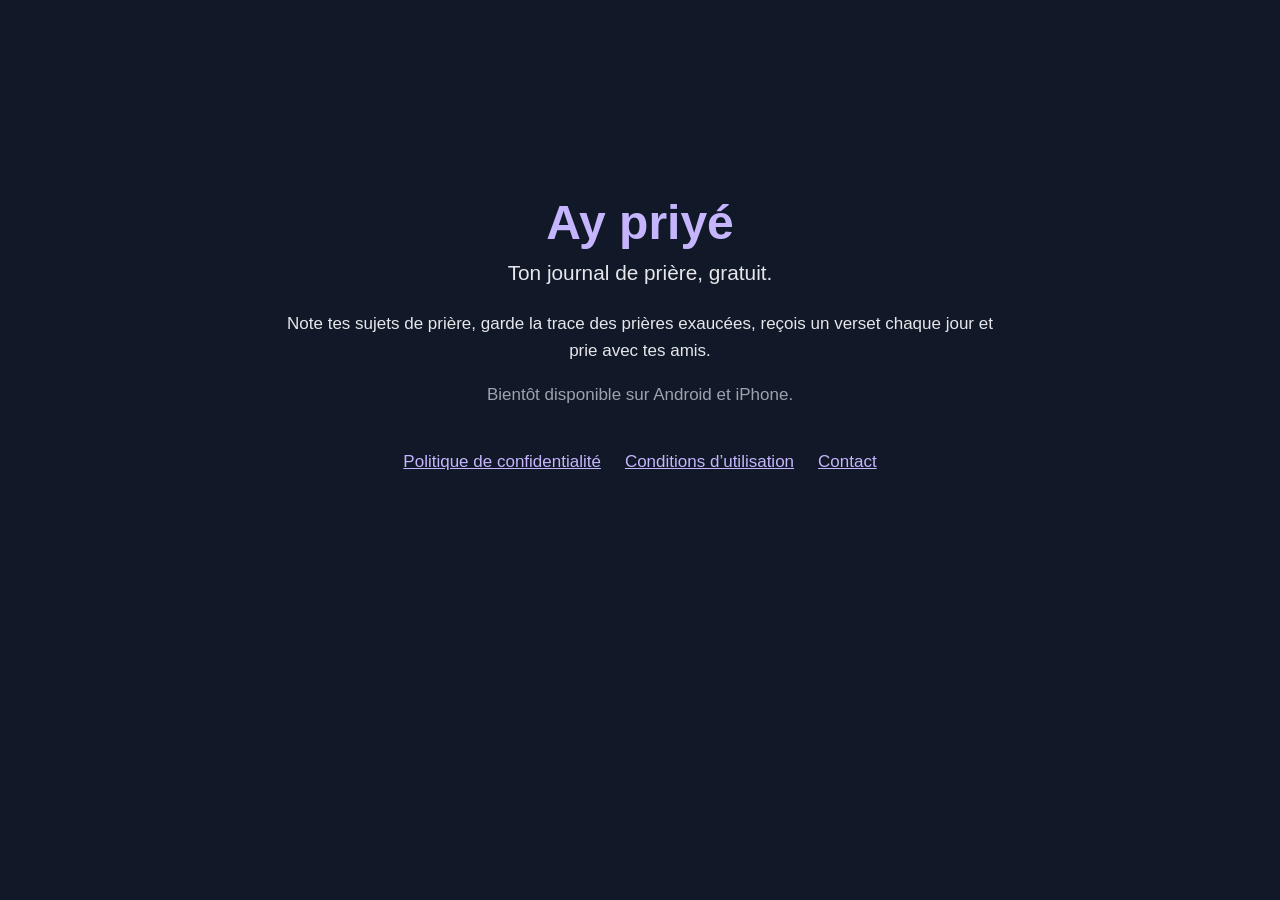
<file: index.html>
<!doctype html>
<html lang="fr">
<head>
  <meta charset="utf-8">
  <!-- Sécurité : la page ne charge que ses propres fichiers, n'exécute aucun script,
       et ne transmet pas l'adresse complète aux sites vers lesquels elle renvoie. -->
  <meta http-equiv="Content-Security-Policy" content="default-src 'none'; style-src 'self'; img-src 'self'; base-uri 'none'; form-action 'none'; upgrade-insecure-requests">
  <meta name="referrer" content="strict-origin-when-cross-origin">
  <meta name="viewport" content="width=device-width, initial-scale=1">
  <title>Ay priyé – journal de prière</title>
  <meta name="description" content="Ay priyé : un journal de prière gratuit pour noter tes sujets, voir les prières exaucées et prier avec tes amis.">
  <link rel="stylesheet" href="style.css">
</head>
<body>
  <main class="home">
    <h1>Ay priyé</h1>
    <p class="lead">Ton journal de prière, gratuit.</p>
    <p>Note tes sujets de prière, garde la trace des prières exaucées, reçois un verset chaque jour
      et prie avec tes amis.</p>
    <p class="muted">Bientôt disponible sur Android et iPhone.</p>
    <nav>
      <a href="confidentialite/">Politique de confidentialité</a>
      <a href="conditions/">Conditions d’utilisation</a>
      <a href="mailto:contact@aypriye.fr">Contact</a>
    </nav>
  </main>
</body>
</html>
</file>
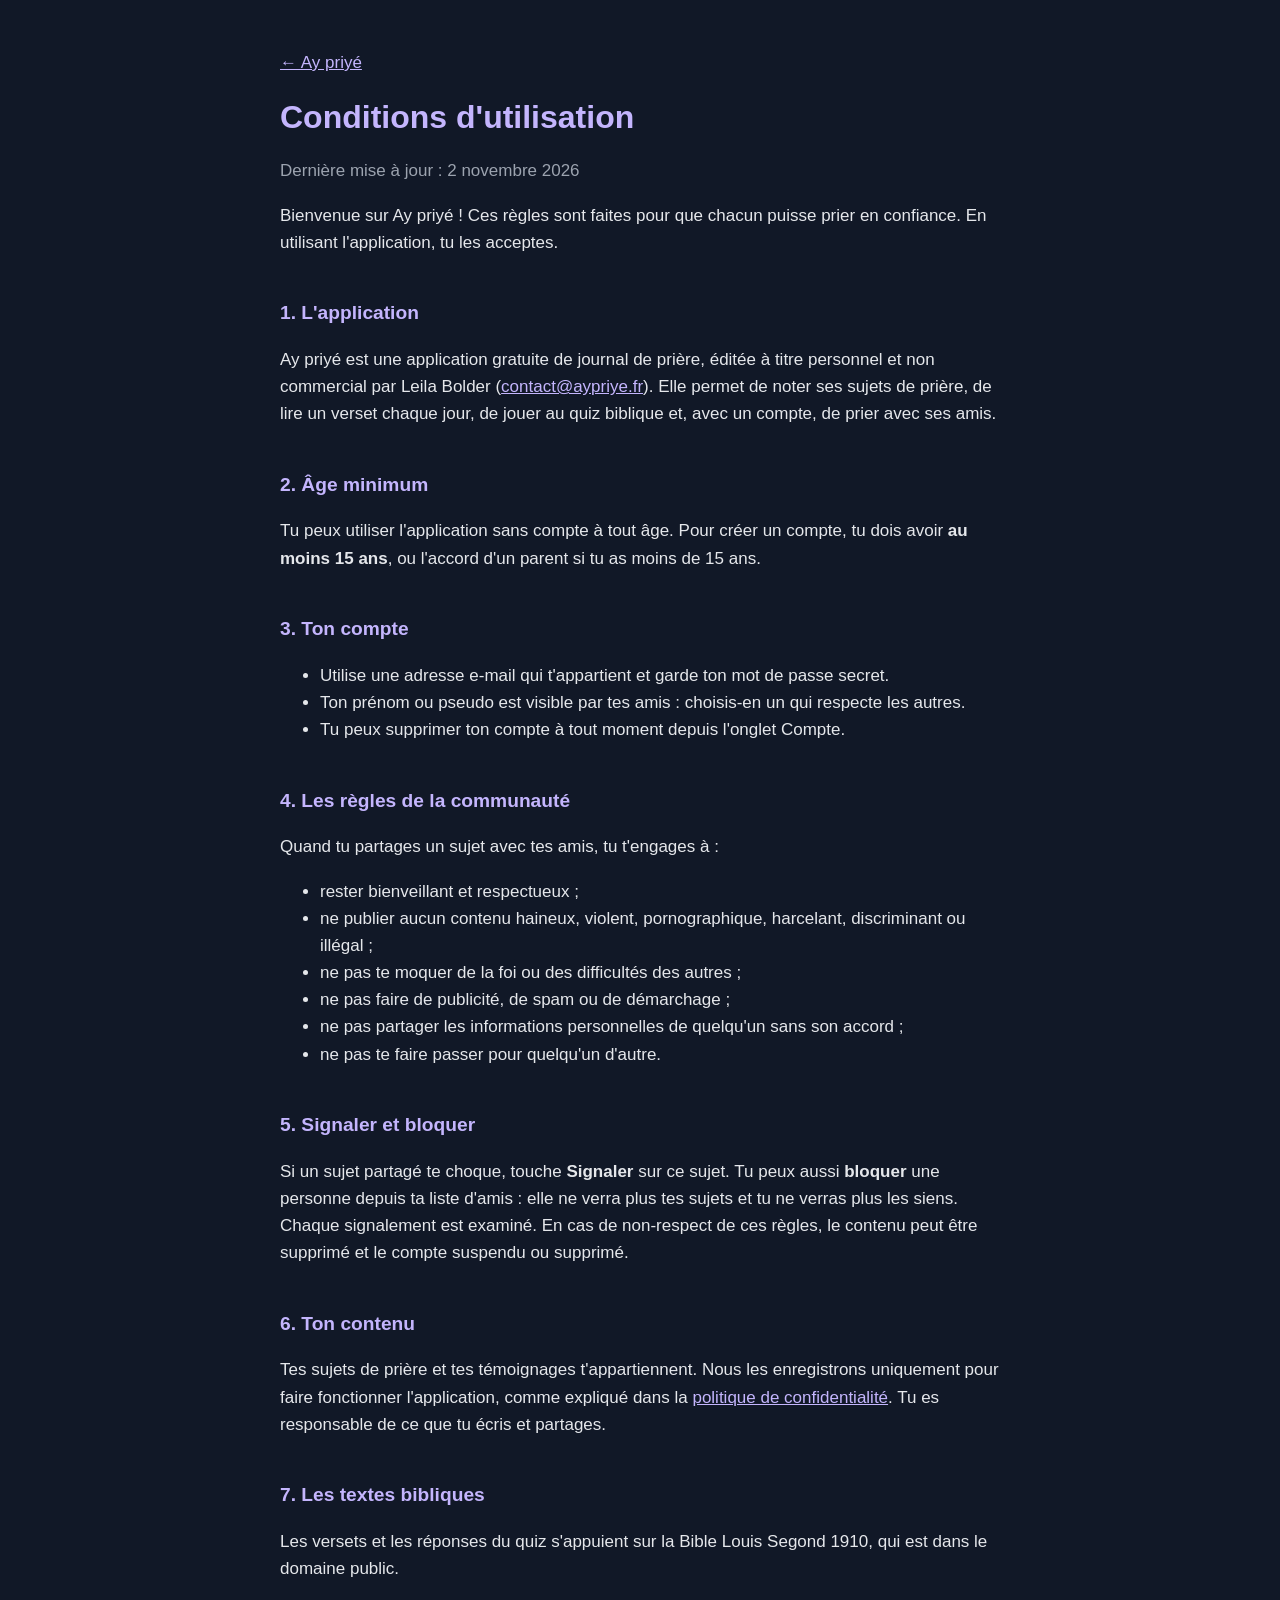
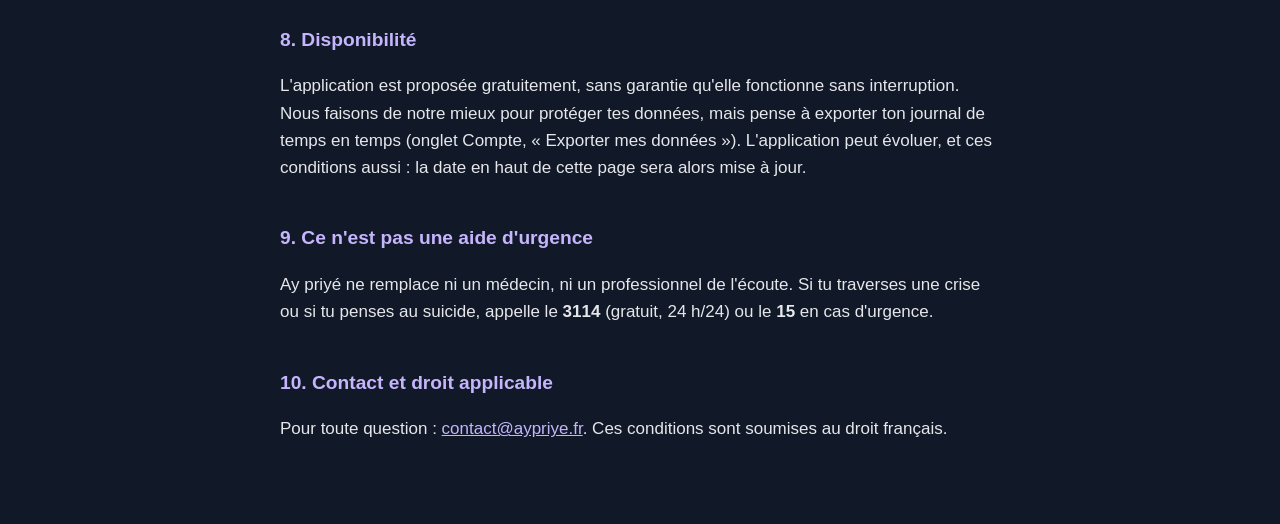
<file: conditions/index.html>
<!doctype html>
<html lang="fr">
<head>
  <meta charset="utf-8">
  <!-- Sécurité : la page ne charge que ses propres fichiers, n'exécute aucun script,
       et ne transmet pas l'adresse complète aux sites vers lesquels elle renvoie. -->
  <meta http-equiv="Content-Security-Policy" content="default-src 'none'; style-src 'self'; img-src 'self'; base-uri 'none'; form-action 'none'; upgrade-insecure-requests">
  <meta name="referrer" content="strict-origin-when-cross-origin">
  <meta name="viewport" content="width=device-width, initial-scale=1">
  <title>Conditions d'utilisation – Ay priyé</title>
  <meta name="description" content="Les règles d'utilisation de l'application Ay priyé.">
  <link rel="stylesheet" href="../style.css">
</head>
<body>
  <main>
    <p class="back"><a href="../">← Ay priyé</a></p>
    <h1>Conditions d'utilisation</h1>
    <p class="muted">Dernière mise à jour : 2 novembre 2026</p>

    <p>Bienvenue sur Ay priyé ! Ces règles sont faites pour que chacun puisse prier en confiance.
      En utilisant l'application, tu les acceptes.</p>

    <h2>1. L'application</h2>
    <p>Ay priyé est une application gratuite de journal de prière, éditée à titre personnel et
      non commercial par Leila Bolder (<a href="mailto:contact@aypriye.fr">contact@aypriye.fr</a>).
      Elle permet de noter ses sujets de prière, de lire un verset chaque jour, de jouer au quiz
      biblique et, avec un compte, de prier avec ses amis.</p>

    <h2>2. Âge minimum</h2>
    <p>Tu peux utiliser l'application sans compte à tout âge. Pour créer un compte, tu dois avoir
      <strong>au moins 15 ans</strong>, ou l'accord d'un parent si tu as moins de 15 ans.</p>

    <h2>3. Ton compte</h2>
    <ul>
      <li>Utilise une adresse e-mail qui t'appartient et garde ton mot de passe secret.</li>
      <li>Ton prénom ou pseudo est visible par tes amis : choisis-en un qui respecte les autres.</li>
      <li>Tu peux supprimer ton compte à tout moment depuis l'onglet Compte.</li>
    </ul>

    <h2>4. Les règles de la communauté</h2>
    <p>Quand tu partages un sujet avec tes amis, tu t'engages à :</p>
    <ul>
      <li>rester bienveillant et respectueux ;</li>
      <li>ne publier aucun contenu haineux, violent, pornographique, harcelant, discriminant ou
        illégal ;</li>
      <li>ne pas te moquer de la foi ou des difficultés des autres ;</li>
      <li>ne pas faire de publicité, de spam ou de démarchage ;</li>
      <li>ne pas partager les informations personnelles de quelqu'un sans son accord ;</li>
      <li>ne pas te faire passer pour quelqu'un d'autre.</li>
    </ul>

    <h2>5. Signaler et bloquer</h2>
    <p>Si un sujet partagé te choque, touche <strong>Signaler</strong> sur ce sujet. Tu peux aussi
      <strong>bloquer</strong> une personne depuis ta liste d'amis : elle ne verra plus tes sujets
      et tu ne verras plus les siens. Chaque signalement est examiné. En cas de non-respect de ces
      règles, le contenu peut être supprimé et le compte suspendu ou supprimé.</p>

    <h2>6. Ton contenu</h2>
    <p>Tes sujets de prière et tes témoignages t'appartiennent. Nous les enregistrons uniquement
      pour faire fonctionner l'application, comme expliqué dans la
      <a href="../confidentialite/">politique de confidentialité</a>. Tu es responsable de ce que tu
      écris et partages.</p>

    <h2>7. Les textes bibliques</h2>
    <p>Les versets et les réponses du quiz s'appuient sur la Bible Louis Segond 1910, qui est dans
      le domaine public.</p>

    <h2>8. Disponibilité</h2>
    <p>L'application est proposée gratuitement, sans garantie qu'elle fonctionne sans
      interruption. Nous faisons de notre mieux pour protéger tes données, mais pense à exporter
      ton journal de temps en temps (onglet Compte, « Exporter mes données »). L'application peut
      évoluer, et ces conditions aussi : la date en haut de cette page sera alors mise à jour.</p>

    <h2>9. Ce n'est pas une aide d'urgence</h2>
    <p>Ay priyé ne remplace ni un médecin, ni un professionnel de l'écoute. Si tu traverses une
      crise ou si tu penses au suicide, appelle le <strong>3114</strong> (gratuit, 24 h/24) ou le
      <strong>15</strong> en cas d'urgence.</p>

    <h2>10. Contact et droit applicable</h2>
    <p>Pour toute question : <a href="mailto:contact@aypriye.fr">contact@aypriye.fr</a>. Ces
      conditions sont soumises au droit français.</p>
  </main>
</body>
</html>
</file>
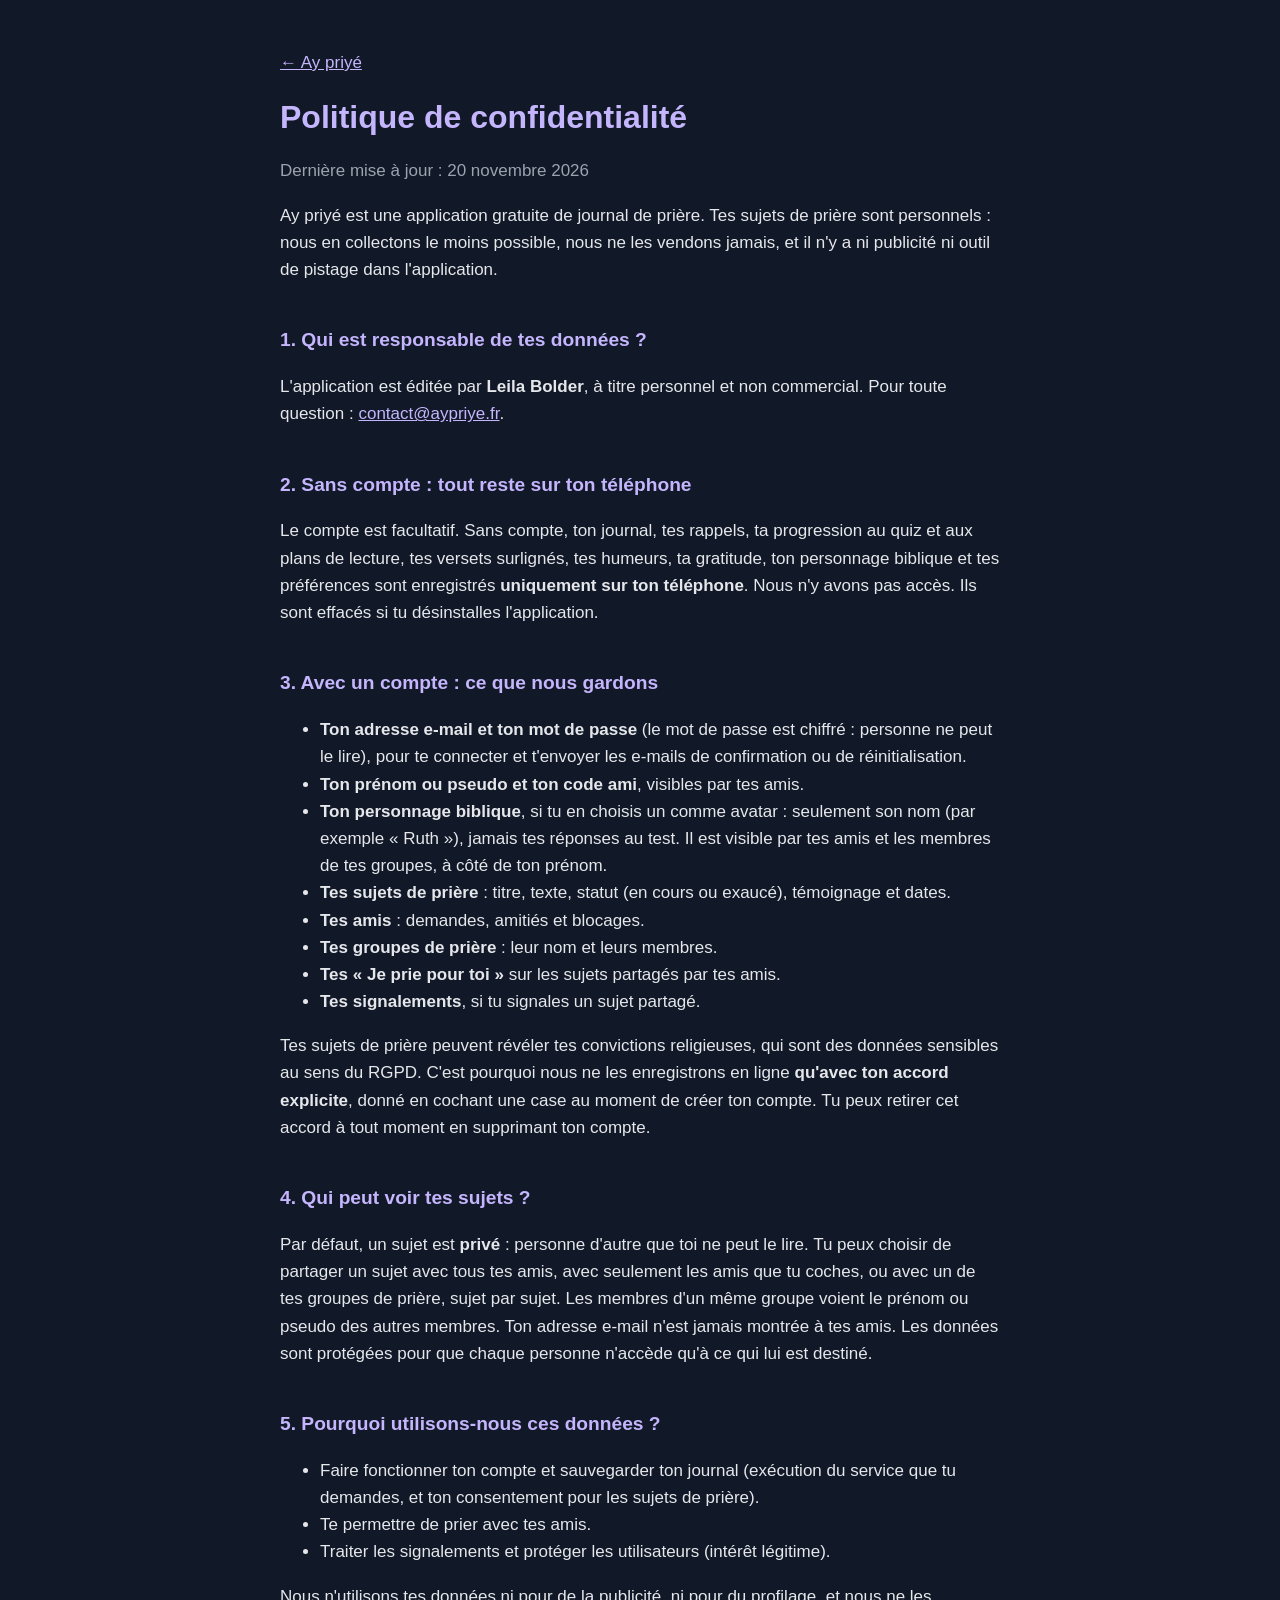
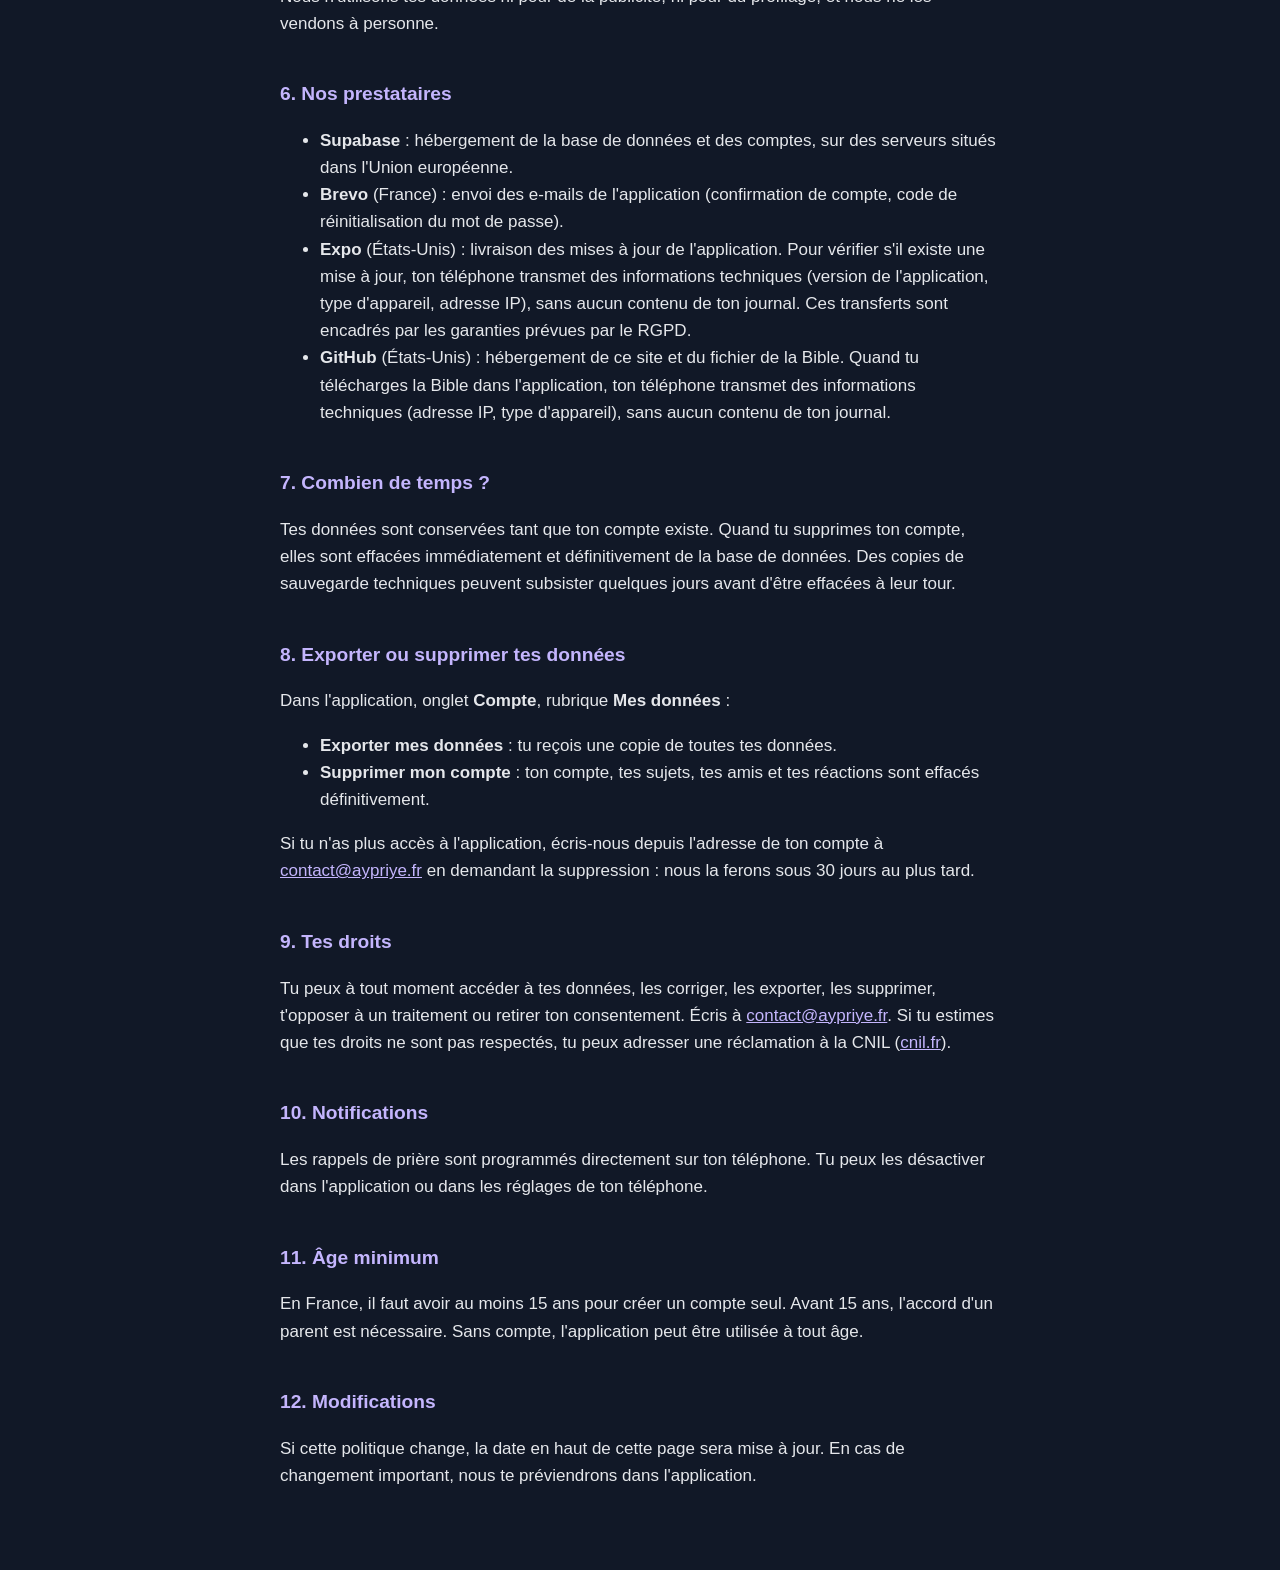
<file: confidentialite/index.html>
<!doctype html>
<html lang="fr">
<head>
  <meta charset="utf-8">
  <!-- Sécurité : la page ne charge que ses propres fichiers, n'exécute aucun script,
       et ne transmet pas l'adresse complète aux sites vers lesquels elle renvoie. -->
  <meta http-equiv="Content-Security-Policy" content="default-src 'none'; style-src 'self'; img-src 'self'; base-uri 'none'; form-action 'none'; upgrade-insecure-requests">
  <meta name="referrer" content="strict-origin-when-cross-origin">
  <meta name="viewport" content="width=device-width, initial-scale=1">
  <title>Politique de confidentialité – Ay priyé</title>
  <meta name="description" content="Quelles données l'application Ay priyé garde, pourquoi, et comment les exporter ou les supprimer.">
  <link rel="stylesheet" href="../style.css">
</head>
<body>
  <main>
    <p class="back"><a href="../">← Ay priyé</a></p>
    <h1>Politique de confidentialité</h1>
    <p class="muted">Dernière mise à jour : 20 novembre 2026</p>

    <p>Ay priyé est une application gratuite de journal de prière. Tes sujets de prière sont
      personnels : nous en collectons le moins possible, nous ne les vendons jamais, et il n'y a
      ni publicité ni outil de pistage dans l'application.</p>

    <h2>1. Qui est responsable de tes données ?</h2>
    <p>L'application est éditée par <strong>Leila Bolder</strong>, à titre personnel et non
      commercial. Pour toute question : <a href="mailto:contact@aypriye.fr">contact@aypriye.fr</a>.</p>

    <h2>2. Sans compte : tout reste sur ton téléphone</h2>
    <p>Le compte est facultatif. Sans compte, ton journal, tes rappels, ta progression au quiz et
      aux plans de lecture, tes versets surlignés, tes humeurs, ta gratitude, ton personnage biblique et
      tes préférences sont enregistrés <strong>uniquement sur ton téléphone</strong>. Nous n'y avons
      pas accès. Ils sont effacés si tu désinstalles l'application.</p>

    <h2>3. Avec un compte : ce que nous gardons</h2>
    <ul>
      <li><strong>Ton adresse e-mail et ton mot de passe</strong> (le mot de passe est chiffré : personne
        ne peut le lire), pour te connecter et t'envoyer les e-mails de confirmation ou de
        réinitialisation.</li>
      <li><strong>Ton prénom ou pseudo et ton code ami</strong>, visibles par tes amis.</li>
      <li><strong>Ton personnage biblique</strong>, si tu en choisis un comme avatar : seulement son nom
        (par exemple « Ruth »), jamais tes réponses au test. Il est visible par tes amis et les membres
        de tes groupes, à côté de ton prénom.</li>
      <li><strong>Tes sujets de prière</strong> : titre, texte, statut (en cours ou exaucé), témoignage
        et dates.</li>
      <li><strong>Tes amis</strong> : demandes, amitiés et blocages.</li>
      <li><strong>Tes groupes de prière</strong> : leur nom et leurs membres.</li>
      <li><strong>Tes « Je prie pour toi »</strong> sur les sujets partagés par tes amis.</li>
      <li><strong>Tes signalements</strong>, si tu signales un sujet partagé.</li>
    </ul>
    <p>Tes sujets de prière peuvent révéler tes convictions religieuses, qui sont des données
      sensibles au sens du RGPD. C'est pourquoi nous ne les enregistrons en ligne
      <strong>qu'avec ton accord explicite</strong>, donné en cochant une case au moment de créer ton
      compte. Tu peux retirer cet accord à tout moment en supprimant ton compte.</p>

    <h2>4. Qui peut voir tes sujets ?</h2>
    <p>Par défaut, un sujet est <strong>privé</strong> : personne d'autre que toi ne peut le lire. Tu peux
      choisir de partager un sujet avec tous tes amis, avec seulement les amis que tu coches, ou
      avec un de tes groupes de prière, sujet par sujet. Les membres d'un même groupe voient le prénom ou pseudo des autres
      membres. Ton adresse e-mail n'est jamais
      montrée à tes amis. Les données sont protégées pour que chaque personne n'accède qu'à ce qui
      lui est destiné.</p>

    <h2>5. Pourquoi utilisons-nous ces données ?</h2>
    <ul>
      <li>Faire fonctionner ton compte et sauvegarder ton journal (exécution du service que tu
        demandes, et ton consentement pour les sujets de prière).</li>
      <li>Te permettre de prier avec tes amis.</li>
      <li>Traiter les signalements et protéger les utilisateurs (intérêt légitime).</li>
    </ul>
    <p>Nous n'utilisons tes données ni pour de la publicité, ni pour du profilage, et nous ne les
      vendons à personne.</p>

    <h2>6. Nos prestataires</h2>
    <ul>
      <li><strong>Supabase</strong> : hébergement de la base de données et des comptes, sur des
        serveurs situés dans l'Union européenne.</li>
      <li><strong>Brevo</strong> (France) : envoi des e-mails de l'application (confirmation de
        compte, code de réinitialisation du mot de passe).</li>
      <li><strong>Expo</strong> (États-Unis) : livraison des mises à jour de l'application. Pour
        vérifier s'il existe une mise à jour, ton téléphone transmet des informations techniques
        (version de l'application, type d'appareil, adresse IP), sans aucun contenu de ton journal.
        Ces transferts sont encadrés par les garanties prévues par le RGPD.</li>
      <li><strong>GitHub</strong> (États-Unis) : hébergement de ce site et du fichier de la Bible.
        Quand tu télécharges la Bible dans l'application, ton téléphone transmet des informations
        techniques (adresse IP, type d'appareil), sans aucun contenu de ton journal.</li>
    </ul>

    <h2>7. Combien de temps ?</h2>
    <p>Tes données sont conservées tant que ton compte existe. Quand tu supprimes ton compte, elles
      sont effacées immédiatement et définitivement de la base de données. Des copies de sauvegarde
      techniques peuvent subsister quelques jours avant d'être effacées à leur tour.</p>

    <h2 id="suppression">8. Exporter ou supprimer tes données</h2>
    <p>Dans l'application, onglet <strong>Compte</strong>, rubrique <strong>Mes données</strong> :</p>
    <ul>
      <li><strong>Exporter mes données</strong> : tu reçois une copie de toutes tes données.</li>
      <li><strong>Supprimer mon compte</strong> : ton compte, tes sujets, tes amis et tes réactions
        sont effacés définitivement.</li>
    </ul>
    <p>Si tu n'as plus accès à l'application, écris-nous depuis l'adresse de ton compte à
      <a href="mailto:contact@aypriye.fr?subject=Suppression%20de%20mon%20compte">contact@aypriye.fr</a>
      en demandant la suppression : nous la ferons sous 30 jours au plus tard.</p>

    <h2>9. Tes droits</h2>
    <p>Tu peux à tout moment accéder à tes données, les corriger, les exporter, les supprimer,
      t'opposer à un traitement ou retirer ton consentement. Écris à
      <a href="mailto:contact@aypriye.fr">contact@aypriye.fr</a>. Si tu estimes que tes droits ne
      sont pas respectés, tu peux adresser une réclamation à la CNIL
      (<a href="https://www.cnil.fr">cnil.fr</a>).</p>

    <h2>10. Notifications</h2>
    <p>Les rappels de prière sont programmés directement sur ton téléphone. Tu peux les désactiver
      dans l'application ou dans les réglages de ton téléphone.</p>

    <h2>11. Âge minimum</h2>
    <p>En France, il faut avoir au moins 15 ans pour créer un compte seul. Avant 15 ans, l'accord
      d'un parent est nécessaire. Sans compte, l'application peut être utilisée à tout âge.</p>

    <h2>12. Modifications</h2>
    <p>Si cette politique change, la date en haut de cette page sera mise à jour. En cas de
      changement important, nous te préviendrons dans l'application.</p>
  </main>
</body>
</html>
</file>
<file: style.css>
/* Mêmes couleurs que l'application (thème Nuit violet). */
:root {
  --background: #111827;
  --card: #1F2937;
  --text: #E5E7EB;
  --muted: #9CA3AF;
  --accent: #C4B5FD;
}

body {
  margin: 0;
  background: var(--background);
  color: var(--text);
  font-family: -apple-system, BlinkMacSystemFont, "Segoe UI", Roboto, sans-serif;
  font-size: 17px;
  line-height: 1.6;
}

main {
  max-width: 720px;
  margin: 0 auto;
  padding: 32px 16px 64px;
}

h1 {
  color: var(--accent);
  font-size: 2rem;
  line-height: 1.2;
}

h2 {
  color: var(--accent);
  font-size: 1.2rem;
  margin-top: 2.2em;
}

a {
  color: var(--accent);
}

.muted,
.back {
  color: var(--muted);
}

.home {
  text-align: center;
  padding-top: 18vh;
}

.home h1 {
  font-size: 3rem;
  margin-bottom: 0;
}

.lead {
  font-size: 1.3rem;
  margin-top: 4px;
}

nav {
  display: flex;
  justify-content: center;
  flex-wrap: wrap;
  gap: 24px;
  margin-top: 40px;
}
</file>
